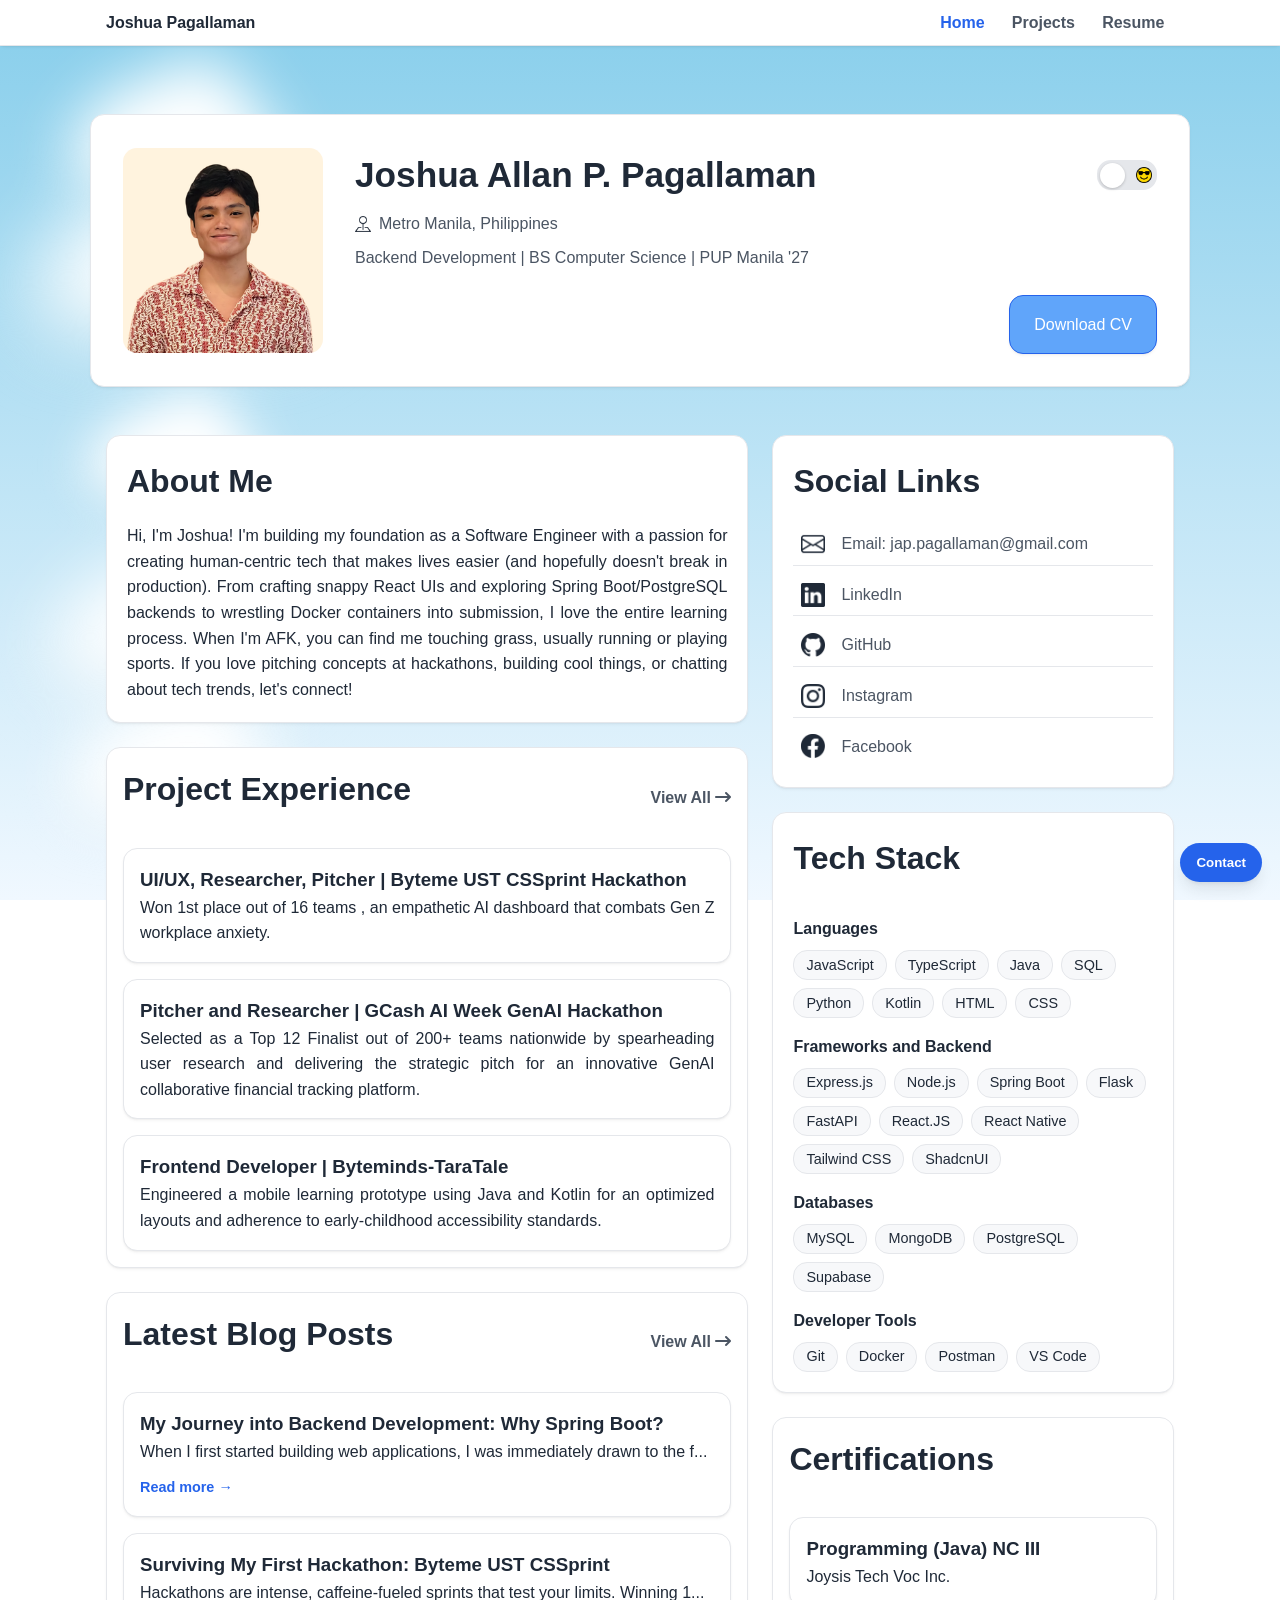
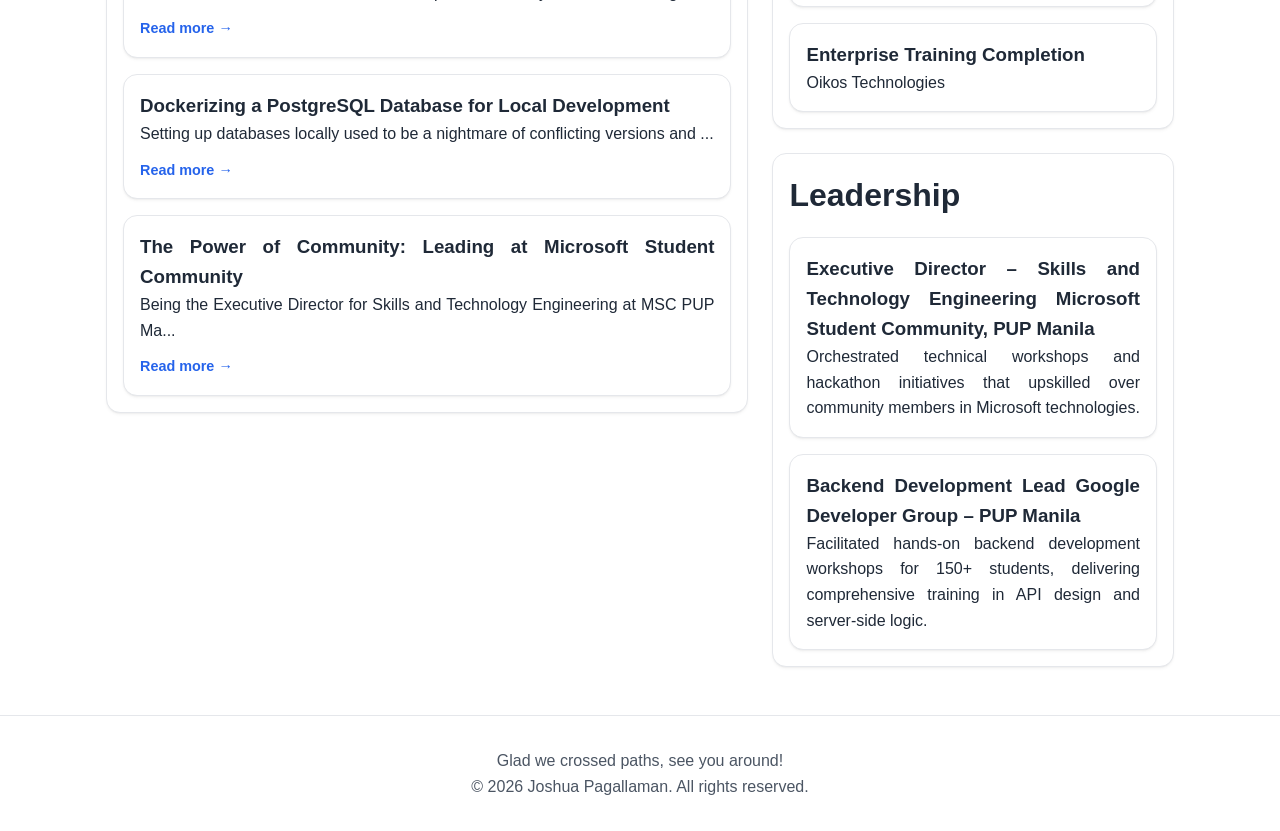
<file: index.html>
<!doctype html>
<html lang="en">
  <head>
    <meta charset="UTF-8" />
    <meta name="viewport" content="width=device-width, initial-scale=1.0" />
    <meta
      name="description"
      content="Portfolio website showcasing my work and projects"
    />
    <meta name="author" content="Joshua Pagallaman" />
    <title>Joshua Pagallaman - Developer Portfolio</title>
    <link rel="icon" type="image/png" href="assets/images/prof_portfolio.png" />

    <link rel="stylesheet" href="css/styles.css" />
    <link
      rel="stylesheet"
      href="https://cdnjs.cloudflare.com/ajax/libs/font-awesome/6.5.2/css/all.min.css"
    />
  </head>
  <body>
    <div id="stars"></div>
    <div id="stars2"></div>
    <div id="stars3"></div>

    <div id="background-wrap">
      <div class="x1">
        <div class="cloud"></div>
      </div>
      <div class="x2">
        <div class="cloud"></div>
      </div>
      <div class="x3">
        <div class="cloud"></div>
      </div>
      <div class="x4">
        <div class="cloud"></div>
      </div>
      <div class="x5">
        <div class="cloud"></div>
      </div>
    </div>

    <header>
      <nav class="navbar" role="navigation" aria-label="Main navigation">
        <div class="navbar-inner">
          <a class="navbar-brand" href="index.html">Joshua Pagallaman</a>
          <div class="navbar-collapse" id="navbarNav">
            <ul class="navbar-nav">
              <li class="nav-item">
                <a class="nav-link active" href="index.html" aria-current="page">Home <span class="sr-only">(current)</span></a>
              </li>
              <li class="nav-item">
                <a class="nav-link" href="project-experience.html">Projects</a>
              </li>
              <li class="nav-item">
                <a class="nav-link" href="assets/docs/PAGALLAMAN_CV (1).pdf" download aria-label="Download resume (PDF)">Resume</a>
              </li>
            </ul>
          </div>
        </div>
      </nav>
      <section class="profile-header">
        <img
          src="assets/images/prof_portfolio.png"
          alt="Joshua Pagallaman Profile Photo"
          class="profile-image"
        />
        <div class="profile-details">
          <div class="profile-title">
            <h1>Joshua Allan P. Pagallaman</h1>
            <div class="theme-slider-container">
              <input
                type="checkbox"
                id="theme-toggle-checkbox"
                class="theme-toggle-checkbox"
              />
              <label for="theme-toggle-checkbox" class="theme-slider">
                <span class="slider-icon moon"
                  ><img src="assets/icons/dark.png" alt="Dark Mode"
                /></span>
                <span class="slider-icon sun"
                  ><img src="assets/icons/light.png" alt="Light Mode"
                /></span>
              </label>
            </div>
          </div>
          <p class="location">
            <img src="assets/icons/pinLogo.png" alt="Location" /> Metro Manila,
            Philippines
          </p>
          <p>Backend Development | BS Computer Science | PUP Manila '27</p>
          <div class="profile-actions">
            <a href="assets/docs/PAGALLAMAN_CV (1).pdf" download="Joshua_Pagallaman_Resume.pdf" class="cta-button" aria-label="Download resume (PDF)">Download CV</a>
          </div>
        </div>
      </section>
    </header>

    <main>
      <!-- Main Content Grid -->
      <div class="info-grid">
        <div class="left-column">
          <section id="about">
            <h2>About Me</h2>
            <p>
              Hi, I'm Joshua! I'm building my foundation as a Software Engineer 
              with a passion for creating human-centric tech that makes lives easier 
              (and hopefully doesn't break in production). From crafting snappy React 
              UIs and exploring Spring Boot/PostgreSQL backends to wrestling Docker 
              containers into submission, I love the entire learning process. When I'm AFK, 
              you can find me touching grass, usually running or playing sports.
              If you love pitching concepts at hackathons, 
              building cool things, or chatting about tech trends, let's connect!
            </p>
          </section>

          <!-- Experience Section -->
          <section id="experience">
            <div class="section-head">
                <h2>Project Experience</h2>
                <a href="project-experience.html" class="view-all" aria-label="View all projects">
                  View All <i class="fa-solid fa-arrow-right-long"></i>
                </a>
              </div>
            <div class="project-grid">
              <article class="project-card">
                <h3>
                  UI/UX, Researcher, Pitcher | Byteme UST CSSprint Hackathon
                </h3>
                <p>
                  Won 1st place out of 16 teams , an empathetic
                  AI dashboard that combats Gen Z workplace anxiety.
                </p>
              </article>

              <article class="project-card">
                <h3>Pitcher and Researcher | GCash AI Week GenAI Hackathon</h3>
                <p>
                  Selected as a Top 12 Finalist out of 200+ teams nationwide by
                  spearheading user research and delivering the strategic pitch
                  for an innovative GenAI collaborative financial tracking platform.
                </p>
              </article>

              <article class="project-card">
                <h3>Frontend Developer | Byteminds-TaraTale</h3>
                <p>
                  Engineered a mobile learning prototype using Java and
                  Kotlin for an optimized layouts and adherence to early-childhood
                  accessibility standards.
                </p>
              </article>
            </div>
          </section>

          <section id="blog-section">
            <div class="section-head">
              <h2>Latest Blog Posts</h2>
              <a href="#" class="view-all" aria-label="View all blog posts">
                View All <i class="fa-solid fa-arrow-right-long"></i>
              </a>
            </div>
            
            <div id="blog-content-container">
              <div id="loading-spinner" class="loader">Loading posts...</div>

              <div id="error-message" class="error-message hidden">
                Failed to load blog posts. Please try again later.
              </div>

              <div id="blog-list" class="project-grid hidden">
              </div>
            </div>
          </section>
        </div>

        <div class="right-column">
          <section id="social">
            <h2>Social Links</h2>
            <ul class="social-icon-list">
              <li>
                <a href="https://mail.google.com/mail/?view=cm&fs=1&to=jap.pagallaman@gmail.com" target="_blank" aria-label="Send email to jap.pagallaman@gmail.com">
                  <img src="assets/icons/mailLogo.png" alt="Email" />
                  <span>Email: jap.pagallaman@gmail.com</span>
                </a>
              </li>
              <li>
                <a
                  href="https://www.linkedin.com/in/joshuapagallaman/"
                  target="_blank"
                  aria-label="LinkedIn"
                >
                  <img src="assets/icons/linkedInLogo.png" alt="LinkedIn" />
                  <span>LinkedIn</span>
                </a>
              </li>
              <li>
                <a
                  href="https://github.com/Jaushi"
                  target="_blank"
                  aria-label="GitHub"
                >
                  <img src="assets/icons/githubLogo.png" alt="GitHub" />
                  <span>GitHub</span>
                </a>
              </li>
              <li>
                <a
                  href="https://www.instagram.com/jap.pagallaman"
                  target="_blank"
                  aria-label="Instagram"
                >
                  <img src="assets/icons/igLogo.png" alt="Instagram" />
                  <span>Instagram</span>
                </a>
              </li>
              <li>
                <a
                  href="https://www.facebook.com/joshuaallan.pagallaman"
                  target="_blank"
                  aria-label="Facebook"
                >
                  <img src="assets/icons/facebookLogo.png" alt="Facebook" />
                  <span>Facebook</span>
                </a>
              </li>
            </ul>
          </section>

          <section id="skills">
            <div class="section-head">
              <h2>Tech Stack</h2>
            </div>

            <div class="tech-grid">
              <div class="tech-group">
                <h3>Languages</h3>
                <ul class="tech-tags">
                  <li>JavaScript</li>
                  <li>TypeScript</li>
                  <li>Java</li>
                  <li>SQL</li>
                  <li>Python</li>
                  <li>Kotlin</li>
                  <li>HTML</li>
                  <li>CSS</li>
                </ul>
              </div>

              <div class="tech-group">
                <h3>Frameworks and Backend</h3>
                <ul class="tech-tags">
                  <li>Express.js</li>
                  <li>Node.js</li>
                  <li>Spring Boot</li>
                  <li>Flask</li>
                  <li>FastAPI</li>
                  <li>React.JS</li>
                  <li>React Native</li>
                  <li>Tailwind CSS</li>
                  <li>ShadcnUI</li>
                </ul>
              </div>

              <div class="tech-group">
                <h3>Databases</h3>
                <ul class="tech-tags">
                  <li>MySQL</li>
                  <li>MongoDB</li>
                  <li>PostgreSQL</li>
                  <li>Supabase</li>
                </ul>
              </div>

              <div class="tech-group">
                <h3>Developer Tools</h3>
                <ul class="tech-tags">
                  <li>Git</li>
                  <li>Docker</li>
                  <li>Postman</li>
                  <li>VS Code</li>
                </ul>
              </div>
            </div>
          </section>

          <section id="certifications">
            <div class="section-head">
              <h2>Certifications</h2>
            </div>
            <div class="project-grid">
              <article class="certification-card">
                <h3>Programming (Java) NC III</h3>
                <p>Joysis Tech Voc Inc.</p>
              </article>

              <article class="certification-card">
                <h3>Enterprise Training Completion</h3>
                <p>Oikos Technologies</p>
              </article>
            </div>
          </section>

          <section id="community-involvement">
            <h2>Leadership</h2>
            <div class="project-grid">
              <article class="project-card">
                <h3>
                  Executive Director – Skills and Technology Engineering
                  Microsoft Student Community, PUP Manila
                </h3>
                <p>
                  Orchestrated technical workshops and hackathon initiatives
                  that upskilled over community members in
                  Microsoft technologies.
                </p>
              </article>

              <article class="project-card">
                <h3>
                  Backend Development Lead Google Developer Group – PUP Manila
                </h3>
                <p>
                  Facilitated hands-on backend development workshops for 150+
                  students, delivering comprehensive training in API design and
                  server-side logic.
                </p>
              </article>
            </div>
          </section>
        </div>
      </div>
    </main>

    <footer>
      <p>Glad we crossed paths, see you around!</p>
      <p>&copy; 2026 Joshua Pagallaman. All rights reserved.</p>
    </footer>

    <!-- Interactive Modal (used for project details and contact form) -->
    <div id="interactive-modal" class="modal hidden" aria-hidden="true" role="dialog" aria-labelledby="modal-title">
      <div class="modal-backdrop" id="modal-backdrop"></div>
      <div class="modal-panel" role="document">
        <button class="modal-close" id="modal-close" aria-label="Close modal">&times;</button>
        <h2 id="modal-title"></h2>
        <div id="modal-content"></div>
      </div>
    </div>

    <button id="contact-btn" class="contact-btn" aria-label="Open contact form">Contact</button>

    <script>
      (() => {
        const root = document.documentElement;
        const toggleCheckbox = document.getElementById("theme-toggle-checkbox");
        const saved = localStorage.getItem("theme");
        const systemDark = window.matchMedia("(prefers-color-scheme: dark)");

        function setTheme(theme) {
          root.setAttribute("data-theme", theme);
          localStorage.setItem("theme", theme);
          toggleCheckbox.checked = theme === "dark";
        }

        const initialTheme = saved || (systemDark.matches ? "dark" : "light");
        setTheme(initialTheme);

        toggleCheckbox.addEventListener("change", () => {
          const newTheme = toggleCheckbox.checked ? "dark" : "light";
          setTheme(newTheme);
        });
      })();
    </script>
    <script src="js/navbar.js"></script>
    <script src="js/main.js"></script>
  </body>
</html>
</file>
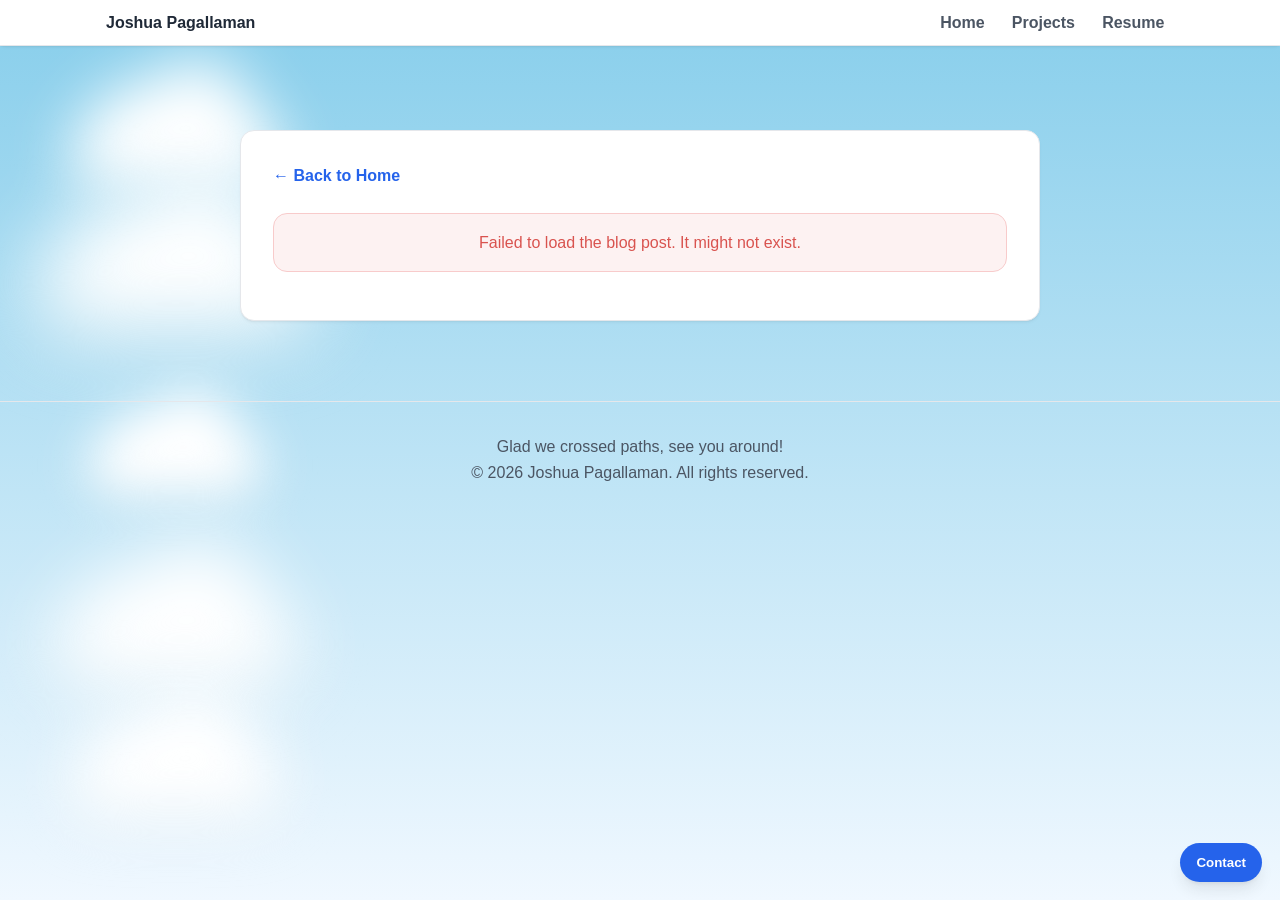
<file: blog-post.html>
<!doctype html>
<html lang="en">
  <head>
    <meta charset="UTF-8" />
    <meta name="viewport" content="width=device-width, initial-scale=1.0" />
    <meta
      name="description"
      content="Joshua Pagallaman - Blog Post"
    />
    <meta name="author" content="Joshua Pagallaman" />
    <title>Blog Post - Joshua Pagallaman</title>
    <link rel="icon" type="image/png" href="assets/images/prof_portfolio.png" />

    <link rel="stylesheet" href="css/styles.css" />
    <link
      rel="stylesheet"
      href="https://cdnjs.cloudflare.com/ajax/libs/font-awesome/6.5.2/css/all.min.css"
    />
    <style>
      .blog-post-container {
        max-width: 800px;
        margin: 2rem auto;
        padding: 2rem;
        background-color: var(--bg-secondary);
        border: 1px solid var(--border-color);
        border-radius: var(--radius);
        box-shadow: var(--shadow-sm);
      }
      .blog-post-title {
        font-size: clamp(1.75rem, 5vw, 2.5rem);
        color: var(--text-primary);
        margin-bottom: 1rem;
      }
      .blog-post-body {
        font-size: 1.1rem;
        line-height: 1.8;
        color: var(--text-primary);
        text-align: justify;
      }
      .back-link {
        display: inline-block;
        margin-bottom: 1.5rem;
        color: var(--primary-color);
        text-decoration: none;
        font-weight: 600;
        transition: transform 0.2s ease;
      }
      .back-link:hover {
        transform: translateX(-4px);
      }
    </style>
  </head>
  <body>
    <div id="stars"></div>
    <div id="stars2"></div>
    <div id="stars3"></div>

    <div id="background-wrap">
      <div class="x1"><div class="cloud"></div></div>
      <div class="x2"><div class="cloud"></div></div>
      <div class="x3"><div class="cloud"></div></div>
      <div class="x4"><div class="cloud"></div></div>
      <div class="x5"><div class="cloud"></div></div>
    </div>

    <header>
      <nav class="navbar" role="navigation" aria-label="Main navigation">
        <div class="navbar-inner">
          <a class="navbar-brand" href="index.html">Joshua Pagallaman</a>
          <div class="navbar-collapse" id="navbarNav">
            <ul class="navbar-nav">
              <li class="nav-item">
                <a class="nav-link" href="index.html">Home</a>
              </li>
              <li class="nav-item">
                <a class="nav-link" href="project-experience.html">Projects</a>
              </li>
              <li class="nav-item">
                <a class="nav-link" href="assets/docs/PAGALLAMAN_CV (1).pdf" download aria-label="Download resume (PDF)">Resume</a>
              </li>
            </ul>
          </div>
        </div>
      </nav>
    </header>

    <main>
      <div class="blog-post-container" id="post-container">
        <a href="index.html#blog-section" class="back-link">&larr; Back to Home</a>
        
        <div id="loading-spinner" class="loader">Loading post...</div>
        
        <div id="error-message" class="error-message hidden">
          Failed to load the blog post. It might not exist.
        </div>

        <div id="post-content" class="hidden">
          <h1 class="blog-post-title" id="post-title"></h1>
          <div class="blog-post-body" id="post-body"></div>
        </div>
      </div>
    </main>

    <footer>
      <p>Glad we crossed paths, see you around!</p>
      <p>&copy; 2026 Joshua Pagallaman. All rights reserved.</p>
    </footer>

    <!-- Interactive Modal (used for project details and contact form) -->
    <div id="interactive-modal" class="modal hidden" aria-hidden="true" role="dialog" aria-labelledby="modal-title">
      <div class="modal-backdrop" id="modal-backdrop"></div>
      <div class="modal-panel" role="document">
        <button class="modal-close" id="modal-close" aria-label="Close modal">&times;</button>
        <h2 id="modal-title"></h2>
        <div id="modal-content"></div>
      </div>
    </div>
    
    <button id="contact-btn" class="contact-btn" aria-label="Open contact form">Contact</button>

    <script>
      (() => {
        const root = document.documentElement;
        const saved = localStorage.getItem("theme");
        const systemDark = window.matchMedia("(prefers-color-scheme: dark)");
        function setTheme(theme) {
          root.setAttribute("data-theme", theme);
          localStorage.setItem("theme", theme);
        }
        const initialTheme = saved || (systemDark.matches ? "dark" : "light");
        setTheme(initialTheme);
      })();

      document.addEventListener('DOMContentLoaded', () => {
        const urlParams = new URLSearchParams(window.location.search);
        const postId = parseInt(urlParams.get('id'));

        const loader = document.getElementById('loading-spinner');
        const errorMessage = document.getElementById('error-message');
        const postContent = document.getElementById('post-content');
        const titleEl = document.getElementById('post-title');
        const bodyEl = document.getElementById('post-body');

        if (!postId) {
          loader.classList.add('hidden');
          errorMessage.classList.remove('hidden');
          return;
        }

        setTimeout(() => {
          fetch('data/blogs.json')
            .then(res => {
              if (!res.ok) throw new Error('Network response was not ok');
              return res.json();
            })
            .then(data => {
              loader.classList.add('hidden');
              const post = data.find(p => p.id === postId);
              if (post) {
                titleEl.textContent = post.title;
                // Simple formatting to add paragraphs
                bodyEl.innerHTML = post.body.split('\\n').map(p => '<p>' + p + '</p>').join('');
                postContent.classList.remove('hidden');
                document.title = post.title + " - Joshua Pagallaman";
              } else {
                errorMessage.classList.remove('hidden');
              }
            })
            .catch(err => {
              console.error('Error fetching post:', err);
              loader.classList.add('hidden');
              errorMessage.classList.remove('hidden');
            });
        }, 500);
      });
    </script>
    <script src="js/navbar.js"></script>
    <script src="js/main.js"></script>
  </body>
</html>
</file>
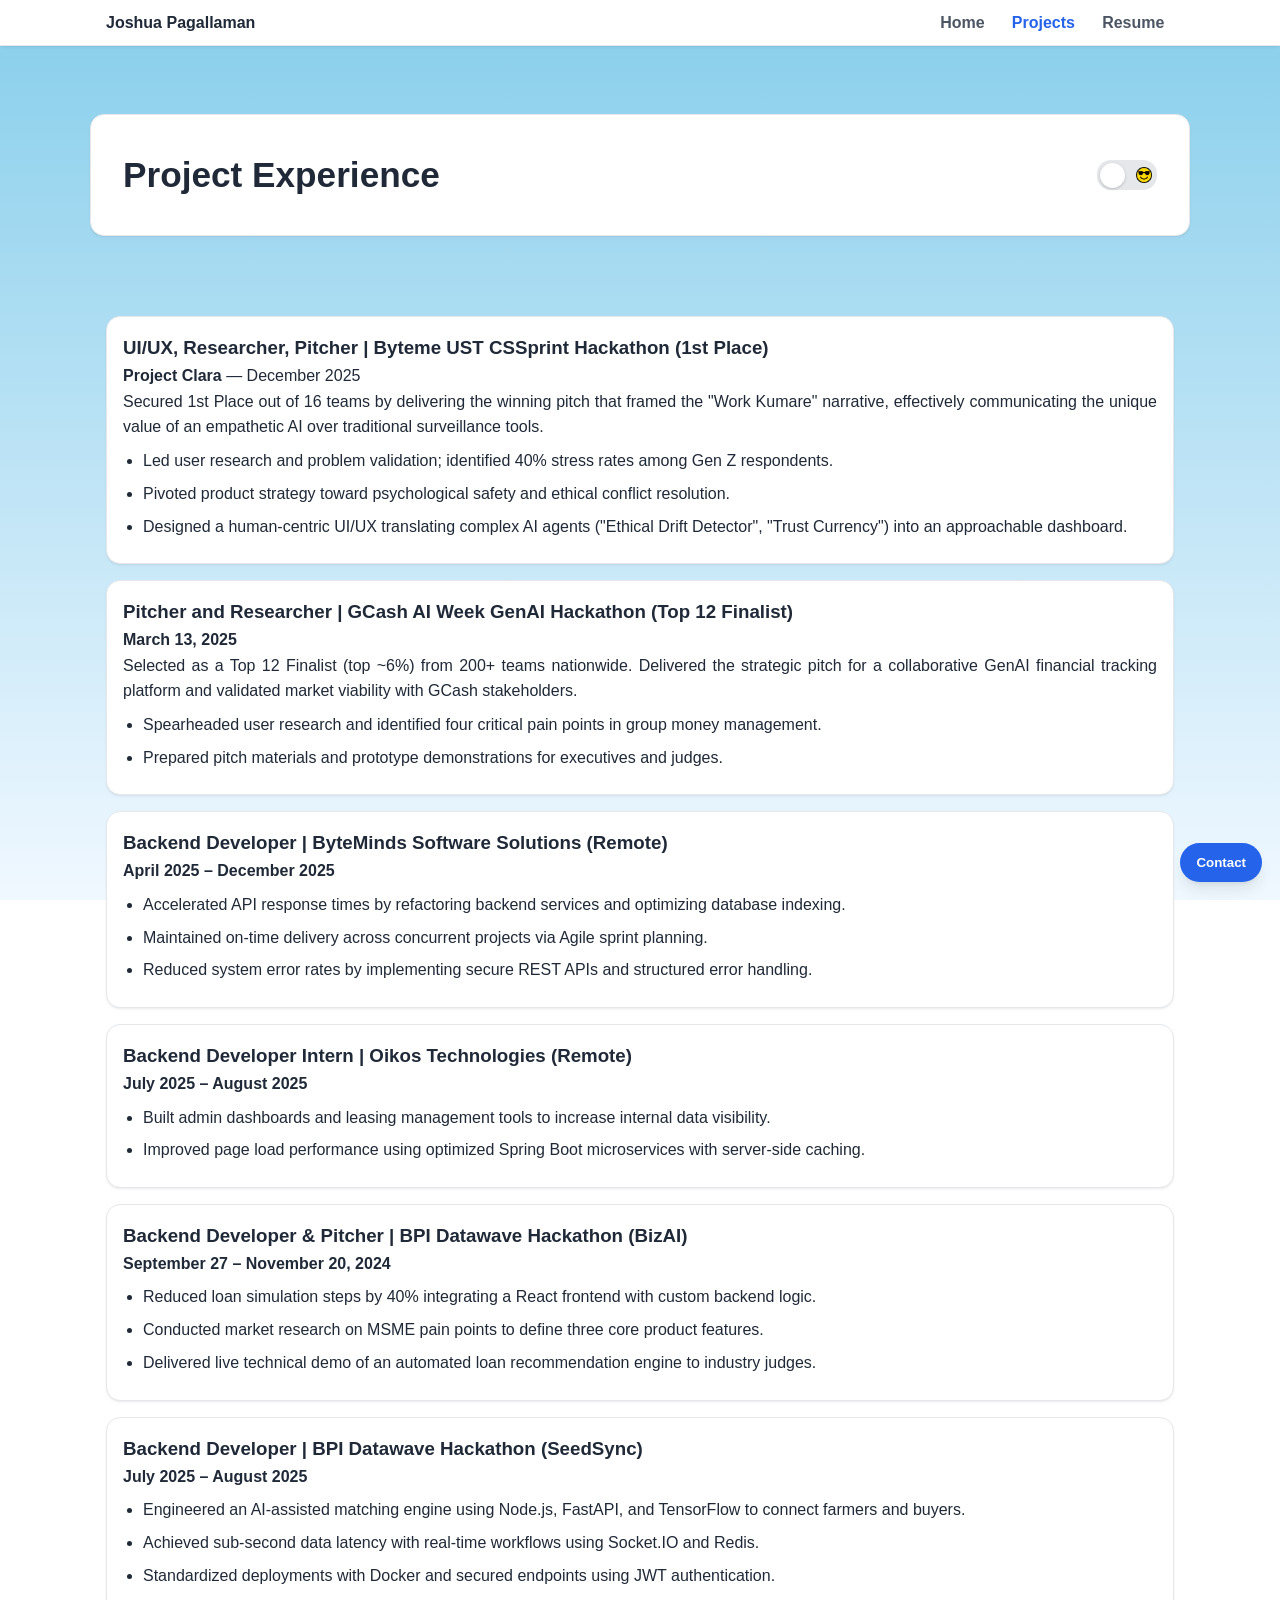
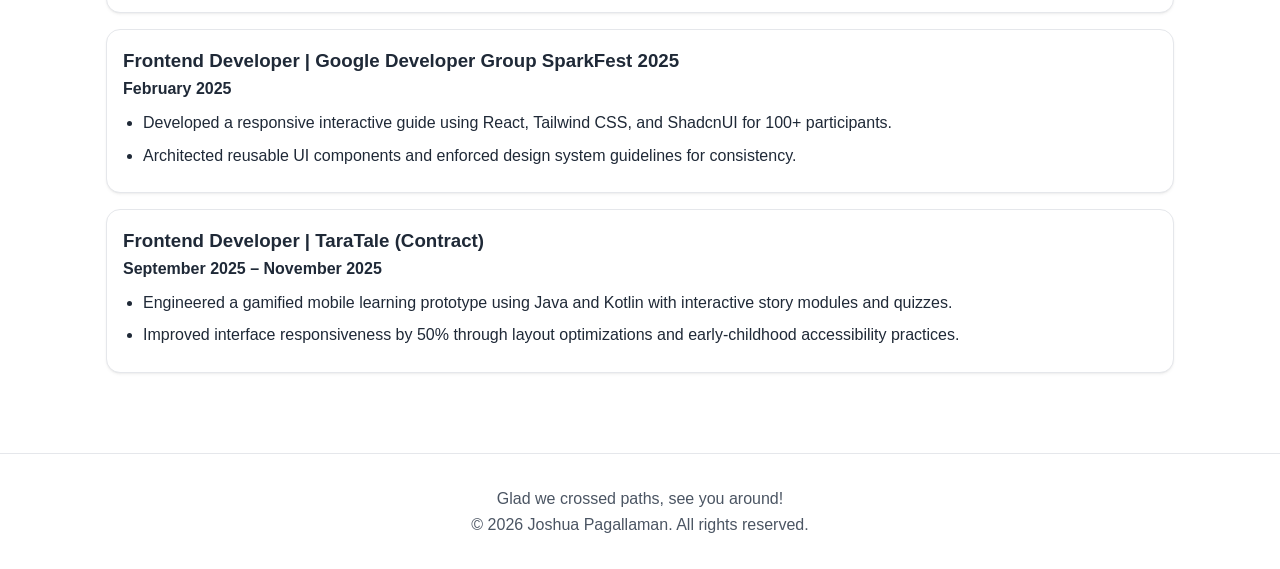
<file: project-experience.html>
<!doctype html>
<html lang="en">
  <head>
    <meta charset="UTF-8" />
    <meta name="viewport" content="width=device-width, initial-scale=1.0" />
    <meta name="description" content="All projects by Joshua Pagallaman" />
    <meta name="author" content="Joshua Pagallaman" />
    <title>All Projects - Joshua Pagallaman</title>
    <link rel="icon" type="image/png" href="assets/images/prof_portfolio.png" />

    <link rel="stylesheet" href="css/styles.css" />
    <link
      rel="stylesheet"
      href="https://cdnjs.cloudflare.com/ajax/libs/font-awesome/6.5.2/css/all.min.css"
    />
  </head>
  <body>
    <header>
      <nav class="navbar" role="navigation" aria-label="Main navigation">
        <div class="navbar-inner">
          <a class="navbar-brand" href="index.html">Joshua Pagallaman</a>
          <div class="navbar-collapse" id="navbarNav">
            <ul class="navbar-nav">
              <li class="nav-item">
                <a class="nav-link" href="index.html">Home</a>
              </li>
              <li class="nav-item">
                <a class="nav-link active" href="project-experience.html" aria-current="page">Projects <span class="sr-only">(current)</span></a>
              </li>
              <li class="nav-item">
                <a class="nav-link" href="assets/docs/PAGALLAMAN_CV (1).pdf" download aria-label="Download resume (PDF)">Resume</a>
              </li>
            </ul>
          </div>
        </div>
      </nav>
      <section class="profile-header">
        <div class="profile-details full-width-details">
          <div class="profile-title">
            <h1>Project Experience</h1>
            <div class="theme-slider-container">
              <input
                type="checkbox"
                id="theme-toggle-checkbox"
                class="theme-toggle-checkbox"
              />
              <label for="theme-toggle-checkbox" class="theme-slider">
                <span class="slider-icon moon"
                  ><img src="assets/icons/dark.png" alt="Dark Mode"
                /></span>
                <span class="slider-icon sun"
                  ><img src="assets/icons/light.png" alt="Light Mode"
                /></span>
              </label>
            </div>
          </div>
        </div>
      </section>
    </header>

    <main>
      
      <section id="Project Experience" class="project-experience">
        <div class="project-grid">
          <article class="project-card">
            <h3>UI/UX, Researcher, Pitcher | Byteme UST CSSprint Hackathon (1st Place)</h3>
            <p><strong>Project Clara</strong> — December 2025</p>
            <p>
              Secured 1st Place out of 16 teams by delivering the winning pitch
              that framed the "Work Kumare" narrative, effectively communicating
              the unique value of an empathetic AI over traditional surveillance
              tools.
            </p>
            <ul>
              <li>Led user research and problem validation; identified 40% stress rates among Gen Z respondents.</li>
              <li>Pivoted product strategy toward psychological safety and ethical conflict resolution.</li>
              <li>Designed a human-centric UI/UX translating complex AI agents ("Ethical Drift Detector", "Trust Currency") into an approachable dashboard.</li>
            </ul>
          </article>

          <article class="project-card">
            <h3>Pitcher and Researcher | GCash AI Week GenAI Hackathon (Top 12 Finalist)</h3>
            <p><strong>March 13, 2025</strong></p>
            <p>
              Selected as a Top 12 Finalist (top ~6%) from 200+ teams nationwide.
              Delivered the strategic pitch for a collaborative GenAI financial
              tracking platform and validated market viability with GCash
              stakeholders.
            </p>
            <ul>
              <li>Spearheaded user research and identified four critical pain points in group money management.</li>
              <li>Prepared pitch materials and prototype demonstrations for executives and judges.</li>
            </ul>
          </article>

          <article class="project-card">
            <h3>Backend Developer | ByteMinds Software Solutions (Remote)</h3>
            <p><strong>April 2025 – December 2025</strong></p>
            <ul>
              <li>Accelerated API response times by refactoring backend services and optimizing database indexing.</li>
              <li>Maintained on-time delivery across concurrent projects via Agile sprint planning.</li>
              <li>Reduced system error rates by implementing secure REST APIs and structured error handling.</li>
            </ul>
          </article>

          <article class="project-card">
            <h3>Backend Developer Intern | Oikos Technologies (Remote)</h3>
            <p><strong>July 2025 – August 2025</strong></p>
            <ul>
              <li>Built admin dashboards and leasing management tools to increase internal data visibility.</li>
              <li>Improved page load performance using optimized Spring Boot microservices with server-side caching.</li>
            </ul>
          </article>

          <article class="project-card">
            <h3>Backend Developer & Pitcher | BPI Datawave Hackathon (BizAI)</h3>
            <p><strong>September 27 – November 20, 2024</strong></p>
            <ul>
              <li>Reduced loan simulation steps by 40% integrating a React frontend with custom backend logic.</li>
              <li>Conducted market research on MSME pain points to define three core product features.</li>
              <li>Delivered live technical demo of an automated loan recommendation engine to industry judges.</li>
            </ul>
          </article>

          <article class="project-card">
            <h3>Backend Developer | BPI Datawave Hackathon (SeedSync)</h3>
            <p><strong>July 2025 – August 2025</strong></p>
            <ul>
              <li>Engineered an AI-assisted matching engine using Node.js, FastAPI, and TensorFlow to connect farmers and buyers.</li>
              <li>Achieved sub-second data latency with real-time workflows using Socket.IO and Redis.</li>
              <li>Standardized deployments with Docker and secured endpoints using JWT authentication.</li>
            </ul>
          </article>

          <article class="project-card">
            <h3>Frontend Developer | Google Developer Group SparkFest 2025</h3>
            <p><strong>February 2025</strong></p>
            <ul>
              <li>Developed a responsive interactive guide using React, Tailwind CSS, and ShadcnUI for 100+ participants.</li>
              <li>Architected reusable UI components and enforced design system guidelines for consistency.</li>
            </ul>
          </article>

          <article class="project-card">
            <h3>Frontend Developer | TaraTale (Contract)</h3>
            <p><strong>September 2025 – November 2025</strong></p>
            <ul>
              <li>Engineered a gamified mobile learning prototype using Java and Kotlin with interactive story modules and quizzes.</li>
              <li>Improved interface responsiveness by 50% through layout optimizations and early-childhood accessibility practices.</li>
            </ul>
          </article>
        </div>
      </section>
    </main>

    <footer>
      <p>Glad we crossed paths, see you around!</p>
      <p>&copy; 2026 Joshua Pagallaman. All rights reserved.</p>
    </footer>

    <div id="interactive-modal" class="modal hidden" aria-hidden="true" role="dialog" aria-labelledby="modal-title">
      <div class="modal-backdrop" id="modal-backdrop"></div>
      <div class="modal-panel" role="document">
        <button class="modal-close" id="modal-close" aria-label="Close modal">&times;</button>
        <h2 id="modal-title"></h2>
        <div id="modal-content"></div>
      </div>
    </div>

    <button id="contact-btn" class="contact-btn" aria-label="Open contact form">Contact</button>

    <script>
      (() => {
        const root = document.documentElement;
        const toggleCheckbox = document.getElementById("theme-toggle-checkbox");
        const saved = localStorage.getItem("theme");
        const systemDark = window.matchMedia("(prefers-color-scheme: dark)");

        function setTheme(theme) {
          root.setAttribute("data-theme", theme);
          localStorage.setItem("theme", theme);
          toggleCheckbox.checked = theme === "dark";
        }

        const initialTheme = saved || (systemDark.matches ? "dark" : "light");
        setTheme(initialTheme);

        toggleCheckbox.addEventListener("change", () => {
          const newTheme = toggleCheckbox.checked ? "dark" : "light";
          setTheme(newTheme);
        });
      })();
    </script>
    <script src="js/navbar.js"></script>
    <script src="js/main.js"></script>
  </body>
</html>
</file>
<file: css/styles.css>
:root {
  /* Light Mode */
  --primary-color: #2563eb;
  --text-primary: #1f2937;
  --text-secondary: #4b5563;
  --bg-primary: #f7f8fa;
  --bg-secondary: #ffffff;
  --border-color: #e5e7eb;
  --shadow-color: 220 3% 15%;

  /* Dark Mode*/
  --primary-color-dark: #60a5fa;
  --text-primary-dark: #e5e7eb;
  --text-secondary-dark: #9ca3af;
  --bg-primary-dark: #0f1115;
  --bg-secondary-dark: #161a22;
  --border-color-dark: #2a3441;
  --shadow-color-dark: 220 40% 2%;
  --button-bg-dark: #3b82f6;

  --container: 1100px;
  --radius: 14px;
  --navbar-height: 72px;
  --shadow-sm:
    0 1px 2px -1px hsl(var(--shadow-color) / 0.1),
    0 2px 4px -2px hsl(var(--shadow-color) / 0.1);
  --shadow-lg:
    0 10px 15px -3px hsl(var(--shadow-color) / 0.1),
    0 4px 6px -4px hsl(var(--shadow-color) / 0.1);
}

:root[data-theme="dark"] {
  --primary-color: var(--primary-color-dark);
  --text-primary: var(--text-primary-dark);
  --text-secondary: var(--text-secondary-dark);
  --bg-primary: var(--bg-primary-dark);
  --bg-secondary: var(--bg-secondary-dark);
  --border-color: var(--border-color-dark);
  --shadow-color: var(--shadow-color-dark);
}

* {
  margin: 0;
  padding: 0;
  box-sizing: border-box;
}

html {
  scroll-behavior: smooth;
}

body {
  font-family: "Inter", "Segoe UI", Tahoma, Geneva, Verdana, sans-serif;
  line-height: 1.6;
  color: var(--text-primary);
  background-color: var(--bg-primary);
  padding-top: calc(10px + var(--navbar-height));
  transition:
    background-color 0.3s ease,
    color 0.25s ease;
}

img {
  max-width: 100%;
  height: auto;
  display: block;
}

.theme-slider-container {
  position: relative;
}

.theme-toggle-checkbox {
  display: none;
}

.theme-slider {
  display: flex;
  align-items: center;
  justify-content: space-between;
  width: 60px;
  height: 30px;
  background-color: var(--border-color);
  border-radius: var(--radius);
  cursor: pointer;
  position: relative;
  padding: 3px;
  transition: background-color 0.3s ease;
}

.theme-slider::before {
  content: "";
  position: absolute;
  top: 3px;
  left: 3px;
  width: 25px;
  height: 25px;
  background-color: white;
  border-radius: 50%;
  transition: transform 0.3s ease;
  box-shadow: 0 1px 3px rgba(0, 0, 0, 0.2);
}

.theme-toggle-checkbox:checked + .theme-slider {
  background-color: var(--primary-color-dark);
}

.theme-toggle-checkbox:checked + .theme-slider::before {
  transform: translateX(30px);
}

.theme-slider-container,
.theme-slider,
.slider-icon,
.theme-slider img {
  user-select: none;
  -webkit-user-select: none;
  -ms-user-select: none;
  -webkit-tap-highlight-color: transparent;
}

.theme-slider {
  cursor: pointer;
}

.theme-slider img {
  -webkit-user-drag: none;
}

.site-nav {
  max-width: var(--container);
  margin: 1rem auto;
  padding: 0 1rem;
  display: flex;
  justify-content: flex-end;
  gap: 1rem;
  align-items: center;
}

.site-nav .nav-link {
  text-decoration: none;
  color: var(--text-secondary);
  font-weight: 600;
  padding: 0.35rem 0.6rem;
  border-radius: 8px;
  transition: color 0.2s ease, transform 0.15s ease;
}

.site-nav .nav-link:hover {
  color: var(--primary-color);
  transform: translateY(-2px);
}

.navbar {
  width: 100%;
  left: 0;
  right: 0;
  padding: 0.6rem 0; 
  background-color: var(--bg-secondary);
  border-bottom: 1px solid var(--border-color);
  box-shadow: var(--shadow-sm);
  position: fixed;
  top: 0;
  z-index: 1000;
  transition: transform 220ms ease, box-shadow 200ms ease, padding 200ms ease;
}

.navbar-inner {
  max-width: var(--container);
  margin: 0 auto;
  display: flex;
  align-items: center;
  justify-content: space-between;
  gap: 1rem;
  padding: 0 1rem;
}

.navbar--scrolled {
  box-shadow: var(--shadow-lg);
  padding: 0.25rem 0;
}

.navbar--hidden {
  transform: translateY(-120%);
}

.navbar-brand {
  font-weight: 700;
  color: var(--text-primary);
  text-decoration: none;
}

.navbar-toggler {
  background: transparent;
  border: 1px solid var(--border-color);
  padding: 0.25rem 0.5rem;
  border-radius: 8px;
  cursor: pointer;
  display: inline-flex;
  align-items: center;
  justify-content: center;
}

.navbar-toggler:focus {
  outline: 3px solid rgba(37,99,235,0.2);
}

.navbar-toggler-icon {
  font-size: 1.1rem;
}

.navbar-collapse {
  display: flex;
  gap: 1rem;
}

.navbar-nav {
  list-style: none;
  display: flex;
  gap: 0.5rem;
  padding: 0;
  margin: 0;
  align-items: center;
}



.nav-link {
  text-decoration: none;
  color: var(--text-secondary);
  padding: 0.35rem 0.6rem;
  border-radius: 8px;
  font-weight: 600;
}

.nav-link:hover {
  color: var(--primary-color);
}

.nav-link.active,
.nav-link[aria-current="page"] {
  color: var(--primary-color);
  font-weight: 700;
}

.sr-only {
  position: absolute !important;
  height: 1px; width: 1px;
  overflow: hidden;
  clip: rect(1px, 1px, 1px, 1px);
  white-space: nowrap;
}

/* Responsive collapse behavior */
@media (max-width: 768px) {
  .navbar-collapse { display: none; }
  .navbar-collapse.show { display: block; }
  .navbar { align-items: flex-start; }
  .navbar-nav { flex-direction: column; gap: 0.25rem; }
}

/* Indent list items in project cards for readability */
.project-card ul {
  padding-left: 1.25rem;
  margin: 0.5rem 0 0.5rem 0;
}

.project-card ul li {
  margin-bottom: 0.45rem;
}

.slider-icon {
  display: flex;
  align-items: center;
  justify-content: center;
  width: 20px;
  height: 20px;
}

.slider-icon img {
  width: 16px;
  height: 16px;
}

main {
  max-width: var(--container);
  margin: 0 auto;
  padding: 1rem;
}

.profile-header {
  max-width: var(--container);
  margin: 2rem auto;
  padding: 2rem;
  background-color: var(--bg-secondary);
  border: 1px solid var(--border-color);
  border-radius: var(--radius);
  box-shadow: var(--shadow-sm);
  display: grid;
  grid-template-columns: auto 1fr;
  align-items: center;
  gap: 2rem;
}
.profile-header ,
main {
  position: relative;
  z-index: 1;
}

.profile-image {
  width: 200px;
  height: 205px;
  border-radius: var(--radius);
  object-fit: cover;
}

.profile-details {
  display: flex;
  flex-direction: column;
  gap: 0.5rem;
  text-align: left;
}

.profile-title {
  display: flex;
  justify-content: space-between;
  align-items: center;
  gap: 1rem;
}

.profile-header h1 {
  font-size: clamp(1.5rem, 5vw, 2.2rem);
  color: var(--text-primary);
  margin: 0;
}

.profile-header p {
  max-width: 60ch;
  color: var(--text-secondary);
  margin: 0;
}

.location {
  display: flex;
  align-items: center;
  gap: 0.5rem;
}

.location img {
  width: 16px;
  height: 16px;
  display: inline-block;
}

.profile-actions {
  margin-top: 1rem;
  display: flex;
  gap: 1rem;
  justify-content: flex-end;
}

.cta-button {
  display: inline-block;
  padding: 1rem 1.5rem;
  background-color: var(--primary-color-dark);
  color: white;
  border: 1px solid var(--primary-color);
  border-radius: var(--radius);
  text-decoration: none;
  font-weight: 500;
  transition:
    transform 0.2s ease,
    box-shadow 0.3s ease,
    background-color 0.3s ease;
  box-shadow: var(--shadow-sm);
}

.cta-button:hover {
  transform: translateY(-2px);
  box-shadow: var(--shadow-lg);
  background-color: var(--button-bg-dark);
}

@media (max-width: 768px) {
  .profile-header {
    grid-template-columns: 1fr;
    justify-items: center;
    text-align: center;
    gap: 1.5rem;
    padding: 1.5rem;
  }

  .profile-details {
    align-items: center;
  }

  .profile-title {
    flex-direction: column-reverse;
  }
}

section {
  padding: 2rem 0;
}

section h2 {
  font-size: clamp(1.25rem, 4vw, 2rem);
  margin-bottom: 1rem;
  color: var(--text-primary);
}

.section-head {
  display: flex;
  justify-content: space-between;
  align-items: center;
  gap: 1rem;
  margin-bottom: 1rem;
}

.view-all {
  text-decoration: none;
  color: var(--text-secondary);
  font-weight: 600;
}

.view-all:hover {
  color: var(--primary-color);
}

.home {
  text-decoration: none;
  color: var(--text-secondary);
  font-weight: 600;
  grid-column: 1 / -1;
  transition:
    color 0.3s ease,
    transform 0.2s ease;
}

.home:hover {
  color: var(--primary-color);
}

.tech-grid {
  display: grid;
  gap: 1rem;
}

.tech-group h3 {
  color: var(--text-primary);
  font-size: 1rem;
  margin-bottom: 0.5rem;
}

.tech-tags {
  list-style: none;
  display: flex;
  flex-wrap: wrap;
  gap: 0.5rem;
  padding: 0;
  margin: 0;
}

.tech-tags li {
  padding: 0.16rem 0.75rem;
  border: 1px solid var(--border-color);
  border-radius: var(--radius);
  background: var(--bg-primary);
  color: var(--text-primary);
  font-size: 0.9rem;
  box-shadow: none;
  max-width: none;
}

.info-grid {
  display: grid;
  grid-template-columns: 1fr;
  gap: 1.5rem;
  align-items: start;
}

.left-column {
  display: flex;
  flex-direction: column;
  gap: 1.5rem;
}

.right-column {
  display: flex;
  flex-direction: column;
  gap: 1.5rem;
}

@media (min-width: 992px) {
  .info-grid {
    grid-template-columns: 1.6fr 1fr;
  }
}

#about,
#skills,
#social {
  background-color: var(--bg-secondary);
  border: 1px solid var(--border-color);
  border-radius: var(--radius);
  padding: 1.25rem;
  box-shadow: var(--shadow-sm);
}

#skills {
  max-width: 642px;
  width: 100%;
  margin-top: 0;
}

.social-icon-list {
  list-style: none;
  display: flex;
  padding: 0;
  flex-direction: column;
  gap: 0.5rem;
}

.social-icon-list li {
  border-bottom: 1px solid var(--border-color);
}

.social-icon-list li:last-child {
  border-bottom: none;
}

.social-icon-list a {
  display: flex;
  align-items: center;
  gap: 1rem;
  padding: 0.5rem 0.5rem;
  text-decoration: none;
  color: var(--text-secondary);
  transition:
    color 0.3s ease,
    transform 0.2s ease,
    box-shadow 0.3s ease;
}

.social-icon-list a:hover {
  color: var(--primary-color);
  transform: translateY(-2px);
  box-shadow: var(--shadow-lg);
}

.social-icon-list img {
  width: 24px;
  height: 24px;
}
:root[data-theme="dark"] .social-icon-list img,
:root[data-theme="dark"] .location img {
  filter: brightness(0) invert(1);
}

#about p {
  text-align: justify;
  max-width: 70ch;
}

#experience,
#blog-section,
#community-involvement {
  background-color: var(--bg-secondary);
  border: 1px solid var(--border-color);
  border-radius: var(--radius);
  padding: 1rem;
  box-shadow: var(--shadow-sm);
}
.project-grid {
  display: grid;
  gap: 1rem;
}

.project-card {
  background-color: var(--bg-secondary);
  border: 1px solid var(--border-color);
  border-radius: var(--radius);
  padding: 1rem;
  box-shadow: var(--shadow-sm);
  text-align: justify;
  cursor: pointer;
  transition:
    transform 0.2s ease,
    box-shadow 0.3s ease;
}

.project-card:hover {
  transform: translateY(-2px);
  box-shadow: var(--shadow-lg);
  color: var(--primary-color);
}

#certifications {
  background-color: var(--bg-secondary);
  border: 1px solid var(--border-color);
  border-radius: var(--radius);
  padding: 1rem;
  box-shadow: var(--shadow-sm);
}

.certification-card {
  background-color: var(--bg-secondary);
  border: 1px solid var(--border-color);
  border-radius: var(--radius);
  padding: 1rem;
  box-shadow: var(--shadow-sm);
  text-align: justify;
  cursor: pointer;
  transition:
    transform 0.2s ease,
    box-shadow 0.3s ease;
}

.certification-card:hover {
  transform: translateY(-2px);
  box-shadow: var(--shadow-lg);
  color: var(--primary-color);
  cursor: pointer;
}

.full-width-details {
  grid-column: 1 / -1;
}

footer {
  position: relative;
  z-index: 1;
  margin-top: 2rem;
  padding: 2rem 1rem;
  text-align: center;
  color: var(--text-secondary);
  border-top: 1px solid var(--border-color);
}


:root[data-theme="dark"] body {
  background: radial-gradient(ellipse at bottom, #1b2735 0%, #090a0f 100%);
  overflow-x: hidden; 
}

#stars, #stars2, #stars3 {
  position: absolute;
  top: 0;
  left: 0;
  right: 0;
  bottom: 0;
  width: 100%;
  height: 100%;
  display: none;
}

:root[data-theme="dark"] #stars,
:root[data-theme="dark"] #stars2,
:root[data-theme="dark"] #stars3 {
    display: block; 
}

#stars {
  width: 1px;
  height: 1px;
  background: transparent;
  box-shadow: 698px 1803px #FFF, 1339px 1485px #FFF, 149px 1499px #FFF, 1135px 1033px #FFF, 1441px 1314px #FFF, 1379px 1605px #FFF, 1129px 129px #FFF, 1137px 114px #FFF, 1305px 529px #FFF, 1237px 1331px #FFF, 111px 1245px #FFF, 128px 1199px #FFF, 1385px 1430px #FFF, 1335px 1337px #FFF, 1920px 184px #FFF, 191px 1182px #FFF, 1469px 1083px #FFF, 135px 144px #FFF, 1359px 1319px #FFF, 1895px 1849px #FFF; /* ...many more stars */
  animation: animStar 50s linear infinite;
}

#stars2 {
  width: 2px;
  height: 2px;
  background: transparent;
  box-shadow: 1830px 1146px #FFF, 1479px 338px #FFF, 142px 1591px #FFF, 1534px 1285px #FFF, 413px 1217px #FFF, 1544px 1038px #FFF, 1050px 1213px #FFF, 143px 152px #FFF, 1288px 1232px #FFF, 1151px 124px #FFF; /* ...many more stars */
  animation: animStar 100s linear infinite;
}

#stars3 {
  width: 3px;
  height: 3px;
  background: transparent;
  box-shadow: 1014px 1209px #FFF, 108px 1008px #FFF, 1903px 133px #FFF, 1496px 1032px #FFF, 1146px 1841px #FFF; /* ...many more stars */
  animation: animStar 150s linear infinite;
}

@keyframes animStar {
  from {
    transform: translateY(0px);
  }
  to {
    transform: translateY(-2000px);
  }
}

:root:not([data-theme="dark"]) #background-wrap {
  bottom: 0;
  left: 0;
  position: fixed;
  right: 0;
  top: 0;
  z-index: 0; 
  overflow: hidden;
}

.cloud {
  background: #ffffff; 
  border-radius: 100px;
  box-shadow: 0 8px 5px rgba(0, 0, 0, 0.1);
  height: 120px;
  position: relative;
  width: 350px;
}

.cloud::before,
.cloud::after {
  background: #ffffff;
  content: "";
  position: absolute;
  z-index: -1;
}

.cloud::after {
  border-radius: 100px;
  height: 100px;
  left: 50px;
  top: -50px;
  width: 100px;
}

.cloud::before {
  border-radius: 200px;
  width: 180px;
  height: 180px;
  right: 50px;
  top: -90px;
}

.x1, .x2, .x3, .x4, .x5 {
  position: absolute;
  filter: blur(50px); 
  left: 0; 
}

.x1 {
  animation: moveclouds 25s linear infinite;
  animation-delay: -5s; 
  top: 10%;
  transform: scale(0.6);
}

.x2 {
  animation: moveclouds 35s linear infinite;
  animation-delay: -18s; 
  top: 25%;
  transform: scale(0.8);
}

.x3 {
  animation: moveclouds 30s linear infinite;
  animation-delay: -10s;
  top: 45%;
  transform: scale(0.5);
}

.x4 {
  animation: moveclouds 40s linear infinite;
  animation-delay: -25s;
  top: 65%;
  transform: scale(0.7);
}

.x5 {
  animation: moveclouds 28s linear infinite;
  animation-delay: 0s; 
  top: 80%;
  transform: scale(0.6);
}

:root[data-theme="dark"] #background-wrap {
  display: none;
}

@keyframes moveclouds {
  0% {
    transform: translateX(100vw);
  }
  100% {
    transform: translateX(-100%);
  }
}

:root:not([data-theme="dark"]) body {
  background: linear-gradient(to bottom, #87ceeb, #f0f8ff);
  background-attachment: fixed;
}

/* Modal & Contact Button Styles */
.modal.hidden { display: none; }
.modal { position: fixed; inset: 0; z-index: 2000; }
.modal-backdrop { position: absolute; inset: 0; background: rgba(0,0,0,0.45); backdrop-filter: blur(2px); }
.modal-panel { position: relative; max-width: 760px; margin: 6vh auto; background: var(--bg-secondary); color: var(--text-primary); border-radius: 12px; padding: 1.25rem; box-shadow: var(--shadow-lg); border: 1px solid var(--border-color); z-index: 2; }
.modal-close { position: absolute; right: 12px; top: 8px; background: transparent; border: none; font-size: 1.5rem; cursor: pointer; color: var(--text-secondary); }
.modal-panel h2 { margin-top: 0; }
.modal-panel p { color: var(--text-secondary); }

.contact-btn { position: fixed; right: 18px; bottom: 18px; z-index: 2100; background: var(--primary-color); color: #fff; border: none; border-radius: 999px; padding: 0.75rem 1rem; box-shadow: var(--shadow-lg); cursor: pointer; font-weight: 700; }
.contact-btn:focus { outline: 3px solid rgba(37,99,235,0.18); }

.form-row { margin-bottom: 0.85rem; display: flex; flex-direction: column; gap: 0.35rem; }
.form-row label { font-weight: 600; color: var(--text-primary); }
.form-row input, .form-row textarea { padding: 0.6rem 0.75rem; border-radius: 8px; border: 1px solid var(--border-color); background: transparent; color: var(--text-primary); }
.form-row input:focus, .form-row textarea:focus { outline: none; box-shadow: 0 0 0 3px rgba(37,99,235,0.06); border-color: var(--primary-color); }
.field-error { color: #d9534f; font-size: 0.9rem; min-height: 1.1rem; }
.form-actions { display: flex; gap: 0.5rem; align-items: center; margin-top: 0.5rem; }
.cta-button.secondary { background: transparent; border: 1px solid var(--border-color); color: var(--text-primary); }

@media (max-width: 520px) {
  .modal-panel { margin: 4vh 12px; padding: 1rem; }
  .contact-btn { right: 12px; bottom: 12px; padding: 0.5rem 0.75rem; }
}

/* Dynamic Data Section */
.hidden { display: none !important; }
.loader { font-weight: 500; color: var(--text-secondary); text-align: center; padding: 2rem; }
.loader::after { content: ''; display: inline-block; width: 1.2rem; height: 1.2rem; margin-left: 0.5rem; border: 2px solid var(--text-secondary); border-right-color: transparent; border-radius: 50%; animation: spin 1s linear infinite; vertical-align: middle; }
@keyframes spin { to { transform: rotate(360deg); } }
.error-message { color: #d9534f; background-color: #fdf2f2; border: 1px solid #f8cbcb; padding: 1rem; border-radius: var(--radius); text-align: center; margin-bottom: 1rem; }
:root[data-theme="dark"] .error-message { background-color: #2c1212; border-color: #5a2626; color: #fca5a5; }
</file>
